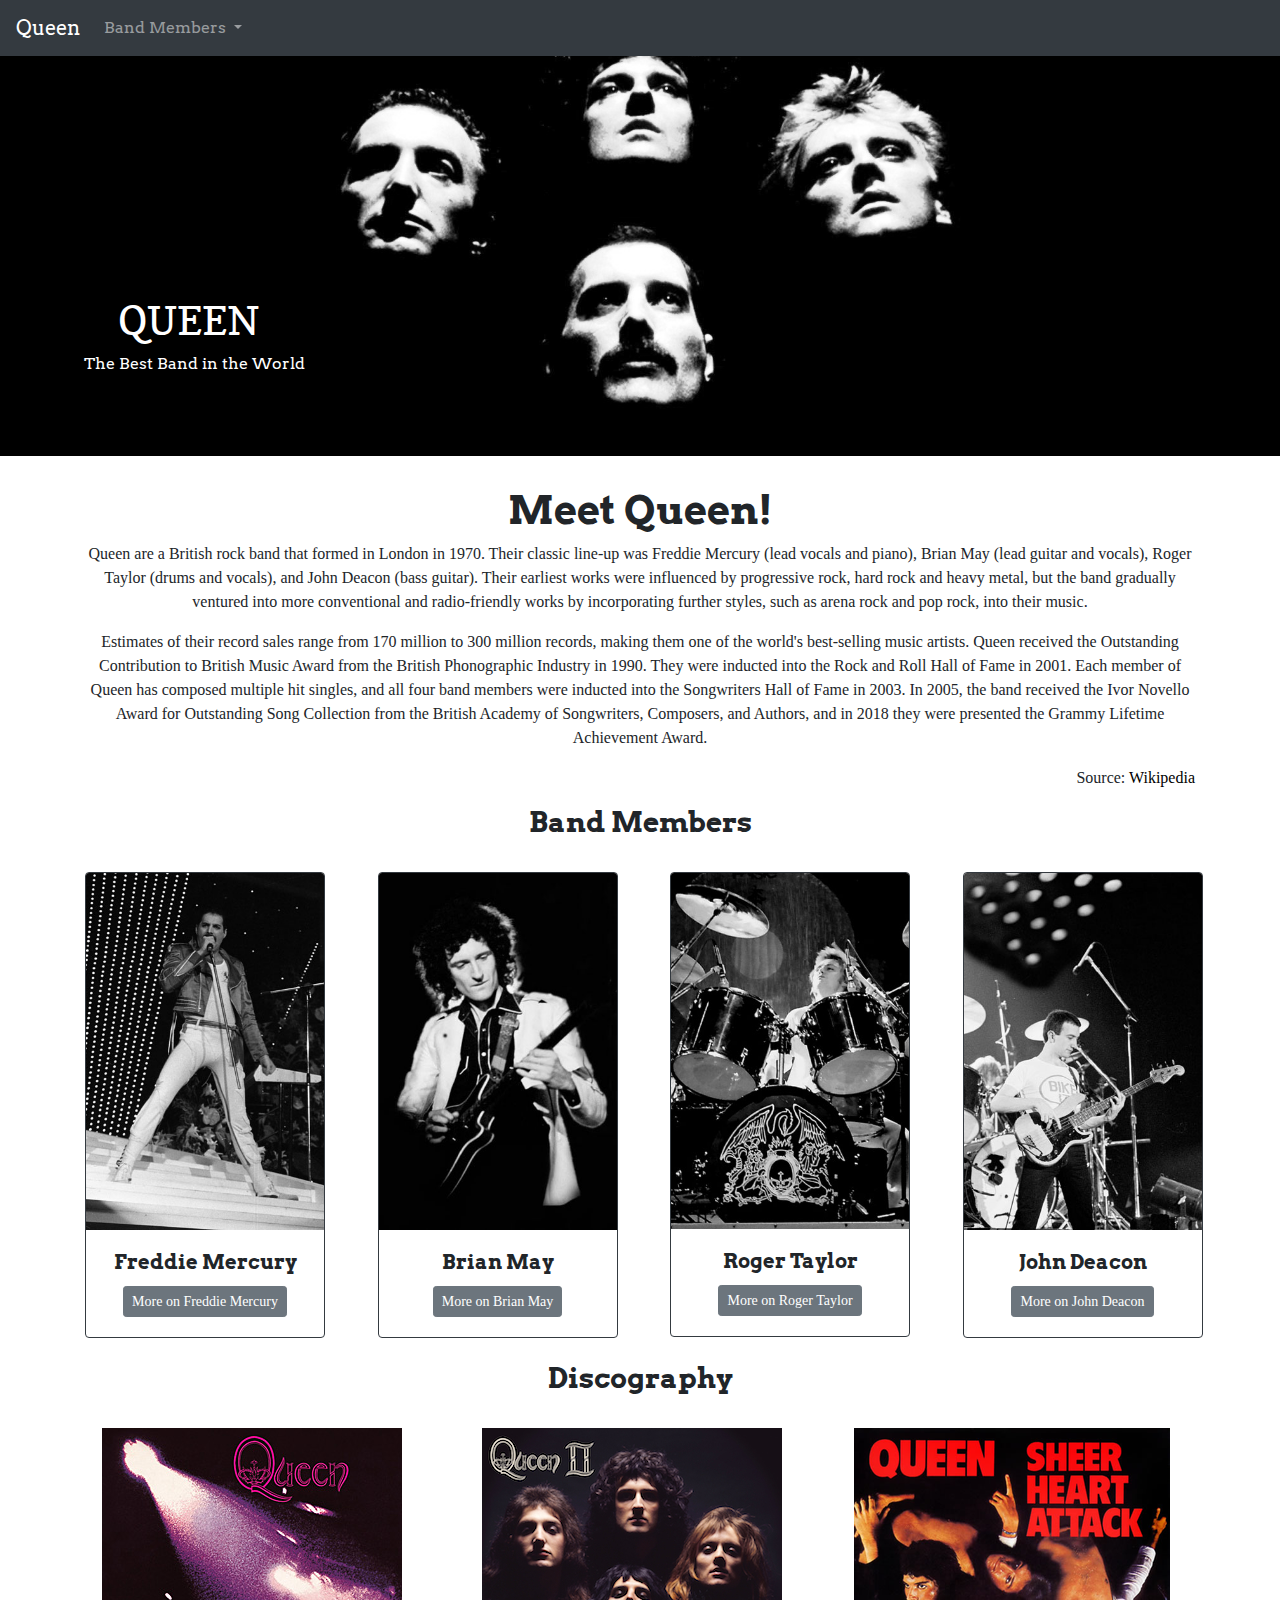
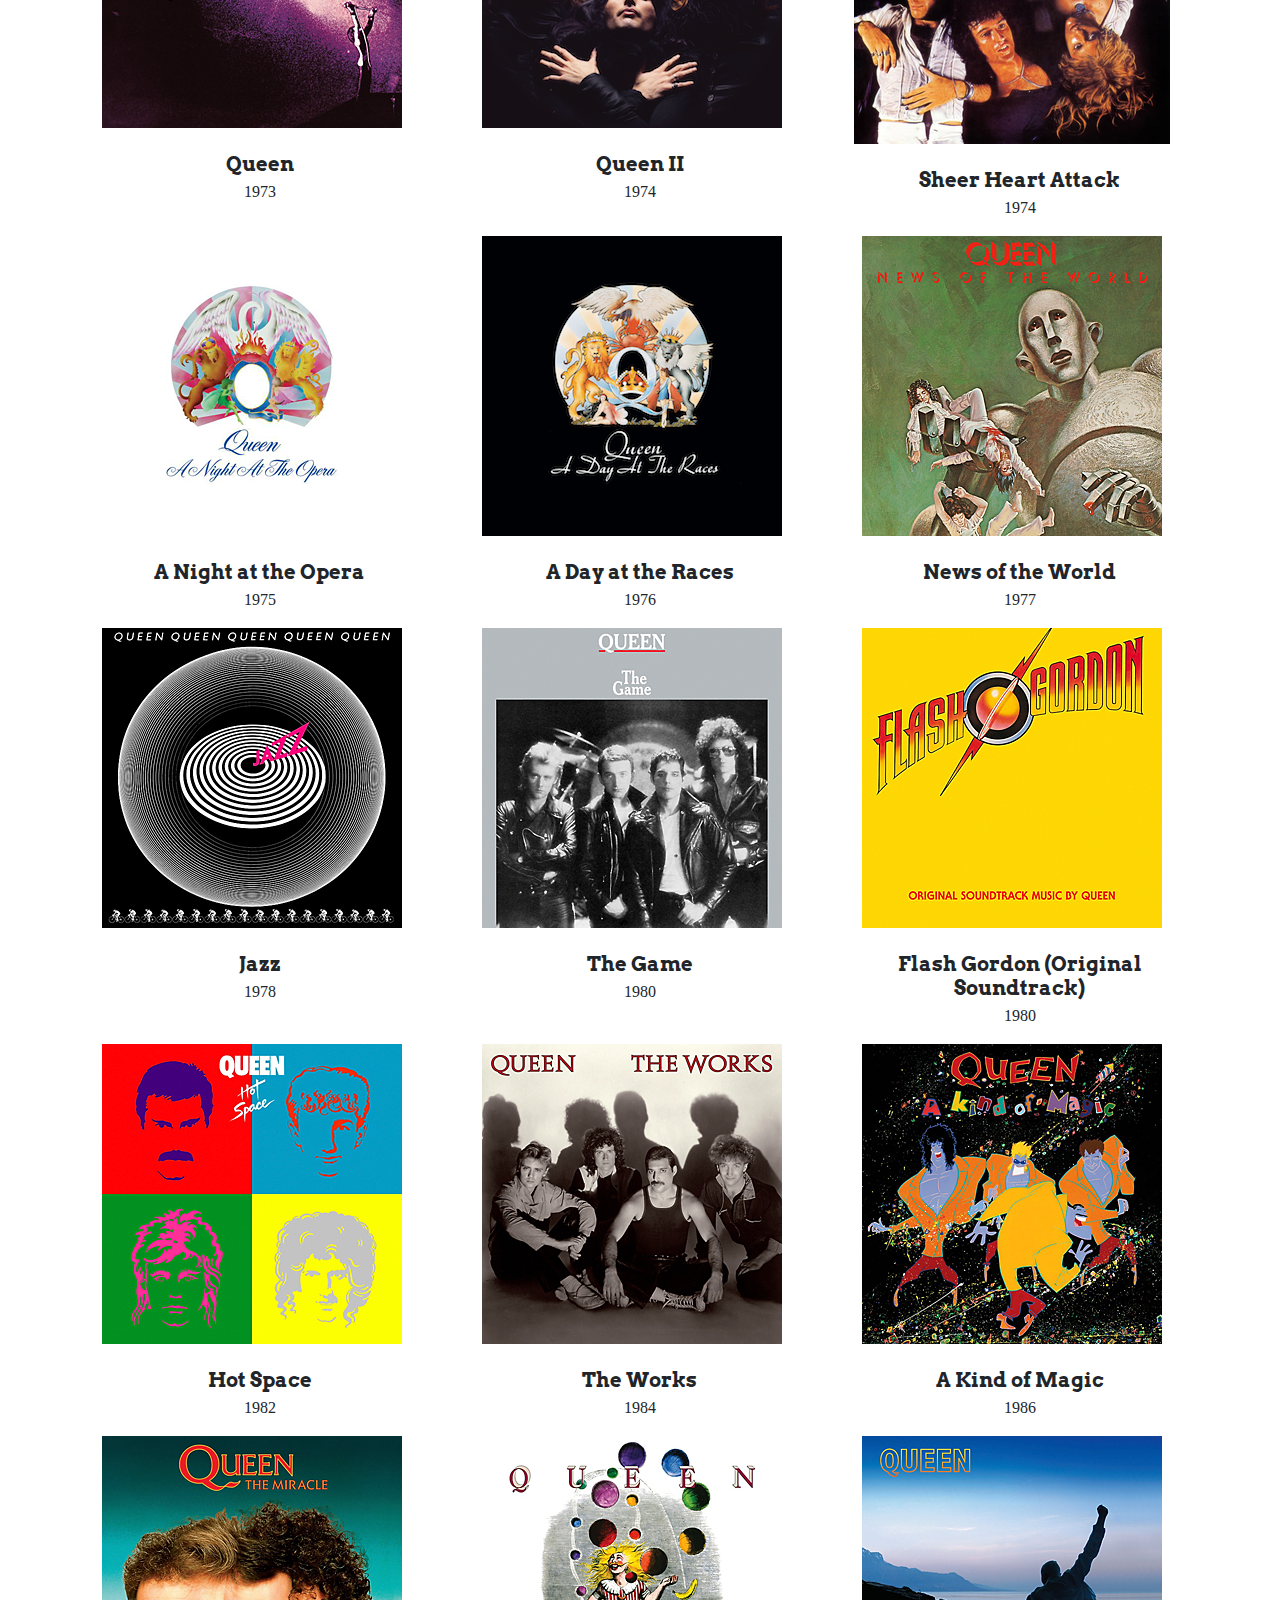
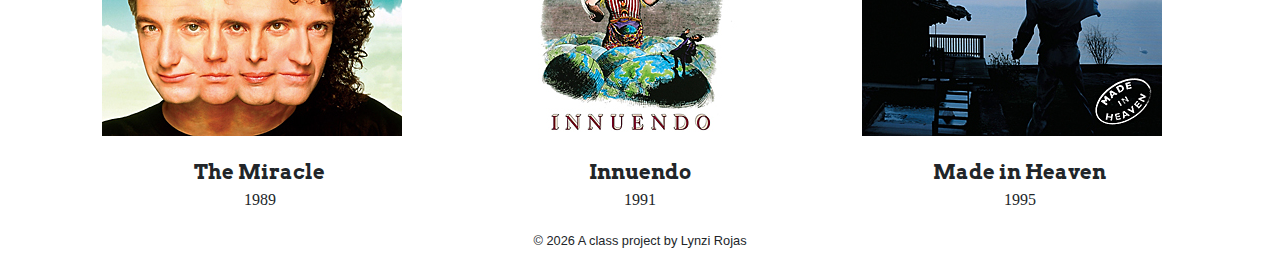
<file: docs/index.html>
<!doctype html>
<html lang="en">
<!-- A Intro to Coding for Journalists class project -->
<head>
  <title>Queen | Welcome</title>
  <meta name="description" content="Default description">
  <meta charset="utf-8">
  <meta http-equiv="X-UA-Compatible" content="IE=edge" />
  <meta name="viewport" content="width=device-width, initial-scale=1, maximum-scale=1">
  <link rel="stylesheet" href="css/main.css">
  <link href="https://fonts.googleapis.com/css?family=Arvo" rel="stylesheet">
  <link href="https://fonts.googleapis.com/css?family=Copse" rel="stylesheet">
</head>
<body>
  <nav class="navbar navbar-expand-lg navbar-dark bg-dark">
  <a class="navbar-brand" href="index.html">Queen</a>
  <button class="navbar-toggler" type="button" data-toggle="collapse" data-target="#navbarNavDropdown" aria-controls="navbarNavDropdown" aria-expanded="false" aria-label="Toggle navigation">
    <span class="navbar-toggler-icon"></span>
  </button>
  <div class="collapse navbar-collapse" id="navbarNavDropdown">
    <ul class="navbar-nav">
      <li class="nav-item dropdown">
        <a class="nav-link dropdown-toggle" href="#" id="navbarDropdownMenuLink" role="button" data-toggle="dropdown" aria-haspopup="true" aria-expanded="false">
          Band Members
        </a>
        <div class="dropdown-menu" aria-labelledby="navbarDropdownMenuLink">
          <a class="dropdown-item" href="freddie-mercury.html">Freddie Mercury</a>
          <a class="dropdown-item" href="brian-may.html">Brian May</a>
          <a class="dropdown-item" href="roger-taylor.html">Roger Taylor</a>
          <a class="dropdown-item" href="john-deacon.html">John Deacon</a>
        </div>
      </li>
    </ul>
  </div>
</nav>


  <div class="jumbotron jumbotron-fluid banner">
  <h1>QUEEN</h1>
  <p>The Best Band in the World</p> 
</div>

  

<div class="container text-center">
  <div class="row">
    <div class="col">
      <h1 class="title">Meet Queen!</h1>
    </div>
  </div>

  <div class="row">
    <div class="col">
      <p>
      Queen are a British rock band that formed in London in 1970. Their classic line-up was Freddie Mercury (lead vocals and piano), Brian May (lead guitar and vocals), Roger Taylor (drums and vocals), and John Deacon (bass guitar). Their earliest works were influenced by progressive rock, hard rock and heavy metal, but the band gradually ventured into more conventional and radio-friendly works by incorporating further styles, such as arena rock and pop rock, into their music.
      </p>
      <p>Estimates of their record sales range from 170 million to 300 million records, making them one of the world's best-selling music artists. Queen received the Outstanding Contribution to British Music Award from the British Phonographic Industry in 1990. They were inducted into the Rock and Roll Hall of Fame in 2001. Each member of Queen has composed multiple hit singles, and all four band members were inducted into the Songwriters Hall of Fame in 2003. In 2005, the band received the Ivor Novello Award for Outstanding Song Collection from the British Academy of Songwriters, Composers, and Authors, and in 2018 they were presented the Grammy Lifetime Achievement Award.
      </p>
      <p class="source text-right">
      Source: <a href="https://en.wikipedia.org/wiki/Queen_(band)">Wikipedia</a>
      </p>
    </div>
  </div>

  <h3 class="title text-center">Band Members</h3>
  <br>
    <div class="card-deck">
      <div class="row">
        
        <div class="col-sm-6 col-lg-3">
        <div class="card border-dark mb-4" style="width: 15rem;">
          <img class="card-img-top" src="assets/img/members/freddie-mercury-bw.jpg" alt="Freddie Mercury">
        <div class="card-body text-center">
        <h5 class="card-title">Freddie Mercury</h5>
          <a href="freddie-mercury.html" class="btn btn-secondary btn-sm">More on Freddie Mercury</a>
        </div>
        </div>
        </div>
          
        <div class="col-sm-6 col-lg-3">
        <div class="card border-dark mb-4" style="width: 15rem;">
          <img class="card-img-top" src="assets/img/members/brian-may-bw.jpg" alt="Brian May">
        <div class="card-body text-center">
        <h5 class="card-title">Brian May</h5>
          <a href="brian-may.html" class="btn btn-secondary btn-sm">More on Brian May</a>
        </div>
        </div>
        </div>
          
        <div class="col-sm-6 col-lg-3">
        <div class="card border-dark mb-4" style="width: 15rem;">
          <img class="card-img-top" src="assets/img/members/roger-taylor-bw.jpg" alt="Roger Taylor">
        <div class="card-body text-center">
        <h5 class="card-title">Roger Taylor</h5>
          <a href="roger-taylor.html" class="btn btn-secondary btn-sm">More on Roger Taylor</a>
        </div>
        </div>
        </div>
          
        <div class="col-sm-6 col-lg-3">
        <div class="card border-dark mb-4" style="width: 15rem;">
          <img class="card-img-top" src="assets/img/members/john-deacon-bw.jpg" alt="John Deacon">
        <div class="card-body text-center">
        <h5 class="card-title">John Deacon</h5>
          <a href="john-deacon.html" class="btn btn-secondary btn-sm">More on John Deacon</a>
        </div>
        </div>
        </div>
          
      </div>
    </div>
 
  <h3 class="title text-center">Discography</h3>
  <br>
    <div class="list-unstyled d-lg-inline" style="width: 15rem;">
      <div class="row">
      
        <div class="col-sm-12 col-lg-4">
        <li class="media border-dark mb-4 d-inline d-lg-inline text-center">
          <img class="mr-3" src="assets/img/discs/Queen_Queen.png" alt="Queen">
        <div class="media-body">
        <br>
          <h5 class="mt-0 mb-1">Queen</h5>
            <p>1973</p>
        </div>
        </div>
        </li>
      
        <div class="col-sm-12 col-lg-4">
        <li class="media border-dark mb-4 d-inline d-lg-inline text-center">
          <img class="mr-3" src="assets/img/discs/Queen_Queen_II.jpg" alt="Queen II">
        <div class="media-body">
        <br>
          <h5 class="mt-0 mb-1">Queen II</h5>
            <p>1974</p>
        </div>
        </div>
        </li>
      
        <div class="col-sm-12 col-lg-4">
        <li class="media border-dark mb-4 d-inline d-lg-inline text-center">
          <img class="mr-3" src="assets/img/discs/Queen_Sheer_Heart_Attack.png" alt="Sheer Heart Attack">
        <div class="media-body">
        <br>
          <h5 class="mt-0 mb-1">Sheer Heart Attack</h5>
            <p>1974</p>
        </div>
        </div>
        </li>
      
        <div class="col-sm-12 col-lg-4">
        <li class="media border-dark mb-4 d-inline d-lg-inline text-center">
          <img class="mr-3" src="assets/img/discs/Queen_A_Night_At_The_Opera.png" alt="A Night at the Opera">
        <div class="media-body">
        <br>
          <h5 class="mt-0 mb-1">A Night at the Opera</h5>
            <p>1975</p>
        </div>
        </div>
        </li>
      
        <div class="col-sm-12 col-lg-4">
        <li class="media border-dark mb-4 d-inline d-lg-inline text-center">
          <img class="mr-3" src="assets/img/discs/Queen_A_Day_at_the_Races.jpg" alt="A Day at the Races">
        <div class="media-body">
        <br>
          <h5 class="mt-0 mb-1">A Day at the Races</h5>
            <p>1976</p>
        </div>
        </div>
        </li>
      
        <div class="col-sm-12 col-lg-4">
        <li class="media border-dark mb-4 d-inline d-lg-inline text-center">
          <img class="mr-3" src="assets/img/discs/Queen_News_Of_The_World.png" alt="News of the World">
        <div class="media-body">
        <br>
          <h5 class="mt-0 mb-1">News of the World</h5>
            <p>1977</p>
        </div>
        </div>
        </li>
      
        <div class="col-sm-12 col-lg-4">
        <li class="media border-dark mb-4 d-inline d-lg-inline text-center">
          <img class="mr-3" src="assets/img/discs/Queen_Jazz.png" alt="Jazz">
        <div class="media-body">
        <br>
          <h5 class="mt-0 mb-1">Jazz</h5>
            <p>1978</p>
        </div>
        </div>
        </li>
      
        <div class="col-sm-12 col-lg-4">
        <li class="media border-dark mb-4 d-inline d-lg-inline text-center">
          <img class="mr-3" src="assets/img/discs/Queen_The_Game.png" alt="The Game">
        <div class="media-body">
        <br>
          <h5 class="mt-0 mb-1">The Game</h5>
            <p>1980</p>
        </div>
        </div>
        </li>
      
        <div class="col-sm-12 col-lg-4">
        <li class="media border-dark mb-4 d-inline d-lg-inline text-center">
          <img class="mr-3" src="assets/img/discs/Queen_Flash_Gordon.png" alt="Flash Gordon (Original Soundtrack)">
        <div class="media-body">
        <br>
          <h5 class="mt-0 mb-1">Flash Gordon (Original Soundtrack)</h5>
            <p>1980</p>
        </div>
        </div>
        </li>
      
        <div class="col-sm-12 col-lg-4">
        <li class="media border-dark mb-4 d-inline d-lg-inline text-center">
          <img class="mr-3" src="assets/img/discs/Queen_Hot_Space.png" alt="Hot Space">
        <div class="media-body">
        <br>
          <h5 class="mt-0 mb-1">Hot Space</h5>
            <p>1982</p>
        </div>
        </div>
        </li>
      
        <div class="col-sm-12 col-lg-4">
        <li class="media border-dark mb-4 d-inline d-lg-inline text-center">
          <img class="mr-3" src="assets/img/discs/Queen_The_Works.png" alt="The Works">
        <div class="media-body">
        <br>
          <h5 class="mt-0 mb-1">The Works</h5>
            <p>1984</p>
        </div>
        </div>
        </li>
      
        <div class="col-sm-12 col-lg-4">
        <li class="media border-dark mb-4 d-inline d-lg-inline text-center">
          <img class="mr-3" src="assets/img/discs/Queen_A_Kind_Of_Magic.png" alt="A Kind of Magic">
        <div class="media-body">
        <br>
          <h5 class="mt-0 mb-1">A Kind of Magic</h5>
            <p>1986</p>
        </div>
        </div>
        </li>
      
        <div class="col-sm-12 col-lg-4">
        <li class="media border-dark mb-4 d-inline d-lg-inline text-center">
          <img class="mr-3" src="assets/img/discs/Queen_The_Miracle.png" alt="The Miracle">
        <div class="media-body">
        <br>
          <h5 class="mt-0 mb-1">The Miracle</h5>
            <p>1989</p>
        </div>
        </div>
        </li>
      
        <div class="col-sm-12 col-lg-4">
        <li class="media border-dark mb-4 d-inline d-lg-inline text-center">
          <img class="mr-3" src="assets/img/discs/Queen_Innuendo.png" alt="Innuendo">
        <div class="media-body">
        <br>
          <h5 class="mt-0 mb-1">Innuendo</h5>
            <p>1991</p>
        </div>
        </div>
        </li>
      
        <div class="col-sm-12 col-lg-4">
        <li class="media border-dark mb-4 d-inline d-lg-inline text-center">
          <img class="mr-3" src="assets/img/discs/Queen_Made_in_Heaven.jpg" alt="Made in Heaven">
        <div class="media-body">
        <br>
          <h5 class="mt-0 mb-1">Made in Heaven</h5>
            <p>1995</p>
        </div>
        </div>
        </li>
      
      </div>
    </div>
</div>



  <p id="legal" class="center-block text-center">
  <small>&copy; <span class="copyright-year"></span>
  A class project by Lynzi Rojas
</p>


  <script src="js/jquery.js"></script>
  <script src="js/popper.js"></script>
  <script src="js/bootstrap.js"></script>
  <script src="js/scripts.js"></script>
</body>
</html>
</file>
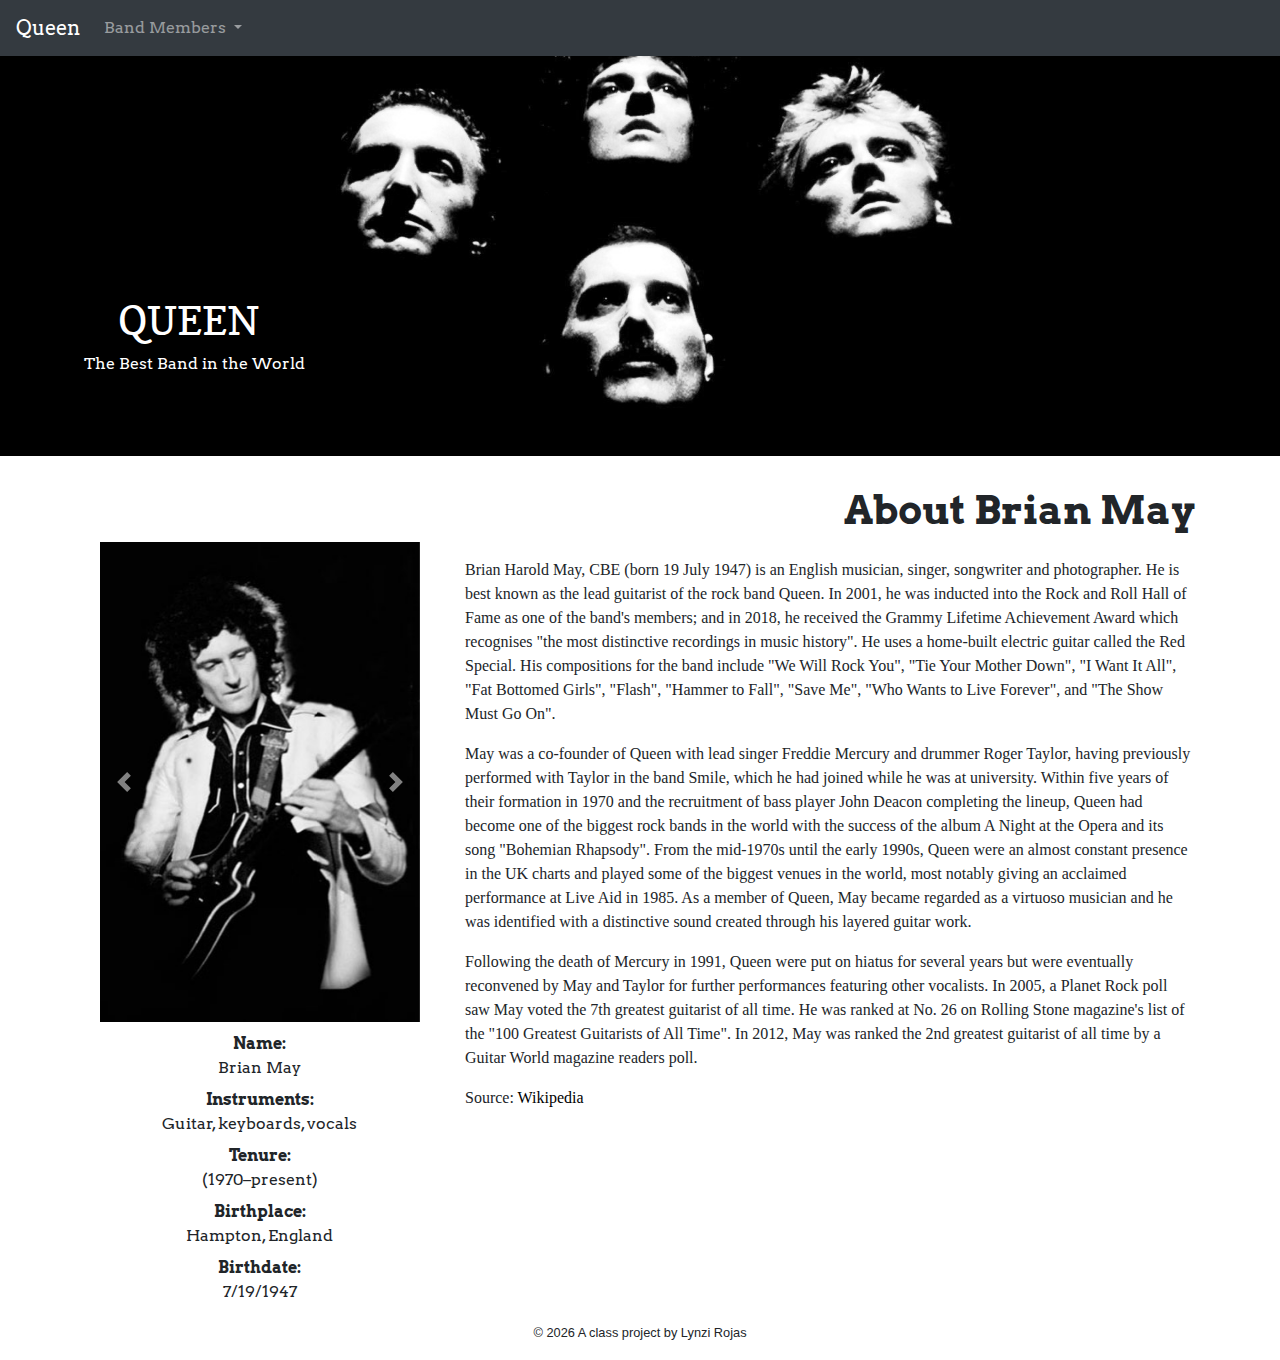
<file: docs/brian-may.html>
<!doctype html>
<html lang="en">
<!-- A Intro to Coding for Journalists class project -->
<head>
  <title>Queen | Brian May</title>
  <meta name="description" content="Default description">
  <meta charset="utf-8">
  <meta http-equiv="X-UA-Compatible" content="IE=edge" />
  <meta name="viewport" content="width=device-width, initial-scale=1, maximum-scale=1">
  <link rel="stylesheet" href="css/main.css">
  <link href="https://fonts.googleapis.com/css?family=Arvo" rel="stylesheet">
  <link href="https://fonts.googleapis.com/css?family=Copse" rel="stylesheet">
</head>
<body>
  <nav class="navbar navbar-expand-lg navbar-dark bg-dark">
  <a class="navbar-brand" href="index.html">Queen</a>
  <button class="navbar-toggler" type="button" data-toggle="collapse" data-target="#navbarNavDropdown" aria-controls="navbarNavDropdown" aria-expanded="false" aria-label="Toggle navigation">
    <span class="navbar-toggler-icon"></span>
  </button>
  <div class="collapse navbar-collapse" id="navbarNavDropdown">
    <ul class="navbar-nav">
      <li class="nav-item dropdown">
        <a class="nav-link dropdown-toggle" href="#" id="navbarDropdownMenuLink" role="button" data-toggle="dropdown" aria-haspopup="true" aria-expanded="false">
          Band Members
        </a>
        <div class="dropdown-menu" aria-labelledby="navbarDropdownMenuLink">
          <a class="dropdown-item" href="freddie-mercury.html">Freddie Mercury</a>
          <a class="dropdown-item" href="brian-may.html">Brian May</a>
          <a class="dropdown-item" href="roger-taylor.html">Roger Taylor</a>
          <a class="dropdown-item" href="john-deacon.html">John Deacon</a>
        </div>
      </li>
    </ul>
  </div>
</nav>


  <div class="jumbotron jumbotron-fluid banner">
  <h1>QUEEN</h1>
  <p>The Best Band in the World</p> 
</div>

  
<article class="container">
  <h1 class="detail-title">About Brian May</h1>
  <div class="row">
    <div class="col-sm-4 biodata">
      <div class="container">
        <div id="carousel" class="carousel slide" data-ride="carousel">
          <div class="carousel-inner">
            <div class="carousel-item active">
              <img class="d-block w-100" src="assets/img/members/brian-may-bw.jpg" alt="First slide">
            </div>
            <div class="carousel-item">
              <img class="d-block w-100" src="assets/img/members/brian-may-color.jpg" alt="Second slide">
            </div>
          </div>
          <a class="carousel-control-prev" href="#carousel" role="button" data-slide="prev">
            <span class="carousel-control-prev-icon" aria-hidden="true"></span>
            <span class="sr-only">Previous</span>
          </a>
          <a class="carousel-control-next" href="#carousel" role="button" data-slide="next">
            <span class="carousel-control-next-icon" aria-hidden="true"></span>
            <span class="sr-only">Next</span>
          </a>
        </div>
      </div>
      <dl>
        <dt>Name:</dt>
        <dd>Brian May</dd>
        <dt>Instruments:</dt>
        <dd>Guitar, keyboards, vocals</dd>
        <dt>Tenure:</dt>
        <dd>(1970–present)</dd>
        <dt>Birthplace:</dt>
        <dd>Hampton, England</dd>
        <dt>Birthdate:</dt>
        <dd>7/19/1947</dd>
      </dl>
    </div>
    <div class="col-sm-8 member-story">
      <p><p>Brian Harold May, CBE (born 19 July 1947) is an English musician, singer, songwriter and photographer. He is best known as the lead guitarist of the rock band Queen. In 2001, he was inducted into the Rock and Roll Hall of Fame as one of the band's members; and in 2018, he received the Grammy Lifetime Achievement Award which recognises "the most distinctive recordings in music history". He uses a home-built electric guitar called the Red Special. His compositions for the band include "We Will Rock You", "Tie Your Mother Down", "I Want It All", "Fat Bottomed Girls", "Flash", "Hammer to Fall", "Save Me", "Who Wants to Live Forever", and "The Show Must Go On".</p>
<p>May was a co-founder of Queen with lead singer Freddie Mercury and drummer Roger Taylor, having previously performed with Taylor in the band Smile, which he had joined while he was at university. Within five years of their formation in 1970 and the recruitment of bass player John Deacon completing the lineup, Queen had become one of the biggest rock bands in the world with the success of the album A Night at the Opera and its song "Bohemian Rhapsody". From the mid-1970s until the early 1990s, Queen were an almost constant presence in the UK charts and played some of the biggest venues in the world, most notably giving an acclaimed performance at Live Aid in 1985. As a member of Queen, May became regarded as a virtuoso musician and he was identified with a distinctive sound created through his layered guitar work.</p>
<p>Following the death of Mercury in 1991, Queen were put on hiatus for several years but were eventually reconvened by May and Taylor for further performances featuring other vocalists. In 2005, a Planet Rock poll saw May voted the 7th greatest guitarist of all time. He was ranked at No. 26 on Rolling Stone magazine's list of the "100 Greatest Guitarists of All Time". In 2012, May was ranked the 2nd greatest guitarist of all time by a Guitar World magazine readers poll.</p>
<p> Source: <a href="https://en.wikipedia.org/wiki/Brian_May">Wikipedia</a></p></p>
    </div>
  </div>
</article>


  <p id="legal" class="center-block text-center">
  <small>&copy; <span class="copyright-year"></span>
  A class project by Lynzi Rojas
</p>


  <script src="js/jquery.js"></script>
  <script src="js/popper.js"></script>
  <script src="js/bootstrap.js"></script>
  <script src="js/scripts.js"></script>
</body>
</html>
</file>
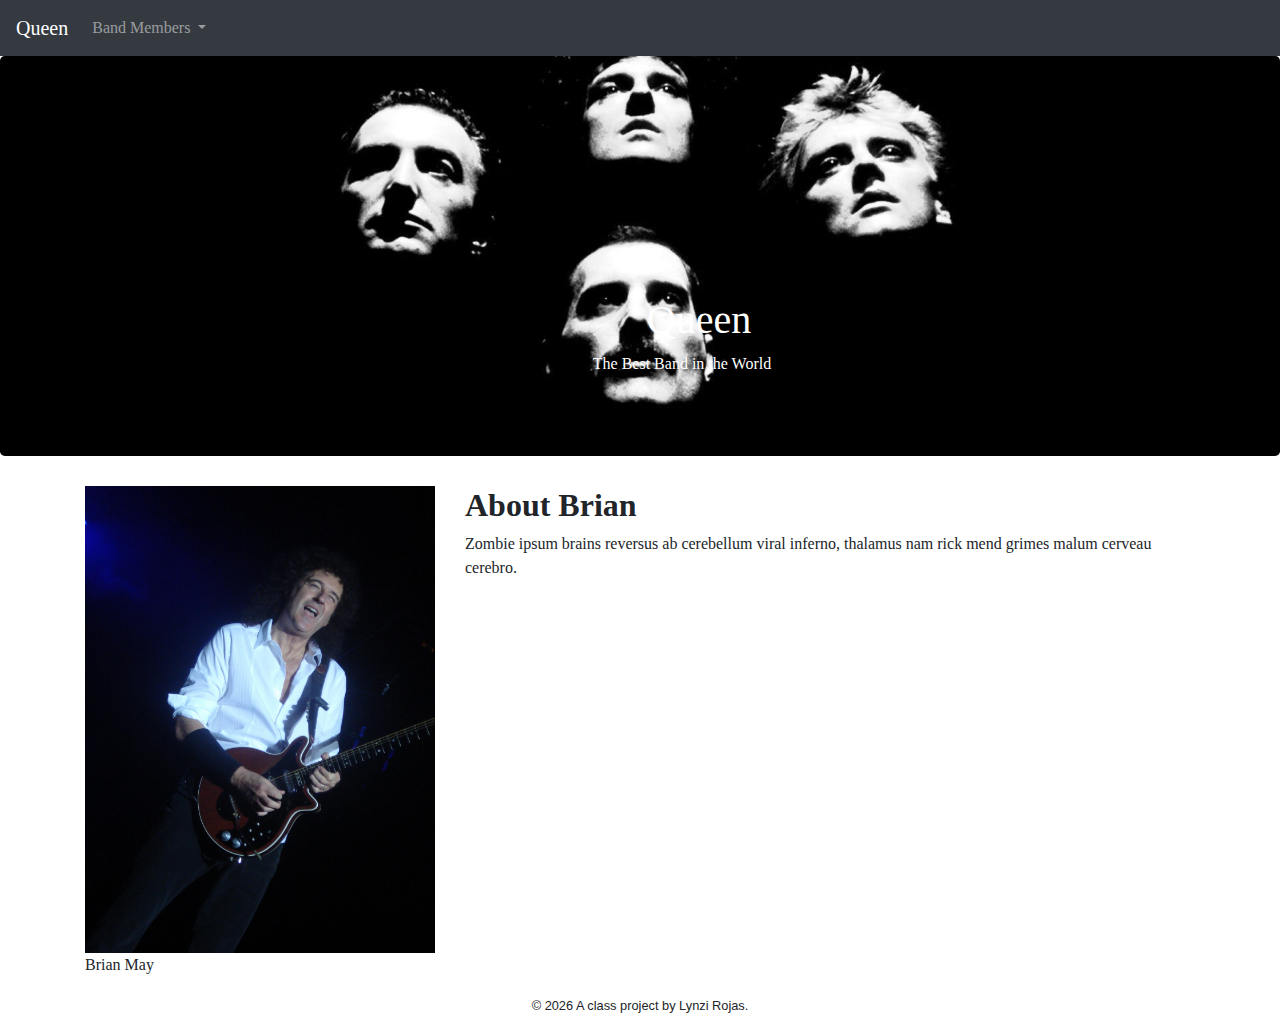
<file: docs/brian.html>
<!doctype html>
<html lang="en">
<!-- A Intro to Coding for Journalists class project -->
<head>
  <title>Queen | Brian May</title>
  <meta name="description" content="Default description">
  <meta charset="utf-8">
  <meta http-equiv="X-UA-Compatible" content="IE=edge" />
  <meta name="viewport" content="width=device-width, initial-scale=1, maximum-scale=1">
  <link rel="stylesheet" href="css/main.css">
</head>
<body>
  <nav class="navbar navbar-expand-lg navbar-dark bg-dark">
  <a class="navbar-brand" href="index.html">Queen</a>
  <button class="navbar-toggler" type="button" data-toggle="collapse" data-target="#navbarNavDropdown" aria-controls="navbarNavDropdown" aria-expanded="false" aria-label="Toggle navigation">
    <span class="navbar-toggler-icon"></span>
  </button>
  <div class="collapse navbar-collapse" id="navbarNavDropdown">
    <ul class="navbar-nav">
      <li class="nav-item dropdown">
        <a class="nav-link dropdown-toggle" href="#" id="navbarDropdownMenuLink" role="button" data-toggle="dropdown" aria-haspopup="true" aria-expanded="false">
          Band Members
        </a>
        <div class="dropdown-menu" aria-labelledby="navbarDropdownMenuLink">
          <a class="dropdown-item" href="freddie.html">Freddie Mercury</a>
          <a class="dropdown-item" href="brian.html">Brian May</a>
          <a class="dropdown-item" href="roger.html">Roger Taylor</a>
          <a class="dropdown-item" href="john.html">John Deacon</a>
        </div>
      </li>
    </ul>
  </div>
</nav>


  <div class="jumbotron banner text-center">
  <h1>Queen</h1>
  <p>The Best Band in the World</p> 
</div>

  
<article class="container">
  <div class="row">
    <div class="col-sm-4 left-rail">
      
  <img src="assets/img/members/brian-may-color.jpg" alt="band member" class="img-fluid">
  <p>Brian May</p>

    </div>
    <div class="col-sm-8">
      
  <h2>About Brian</h2>
  <p>Zombie ipsum brains reversus ab cerebellum viral inferno, thalamus nam rick mend grimes malum cerveau cerebro.</p>


    </div>
  </div>
</article>


  <p id="legal" class="center-block text-center">
  <small>&copy; <span class="copyright-year"></span>
  A class project by Lynzi Rojas.
</p>


  <script src="js/jquery.js"></script>
  <script src="js/popper.js"></script>
  <script src="js/bootstrap.js"></script>
  <script src="js/scripts.js"></script>
</body>
</html>
</file>
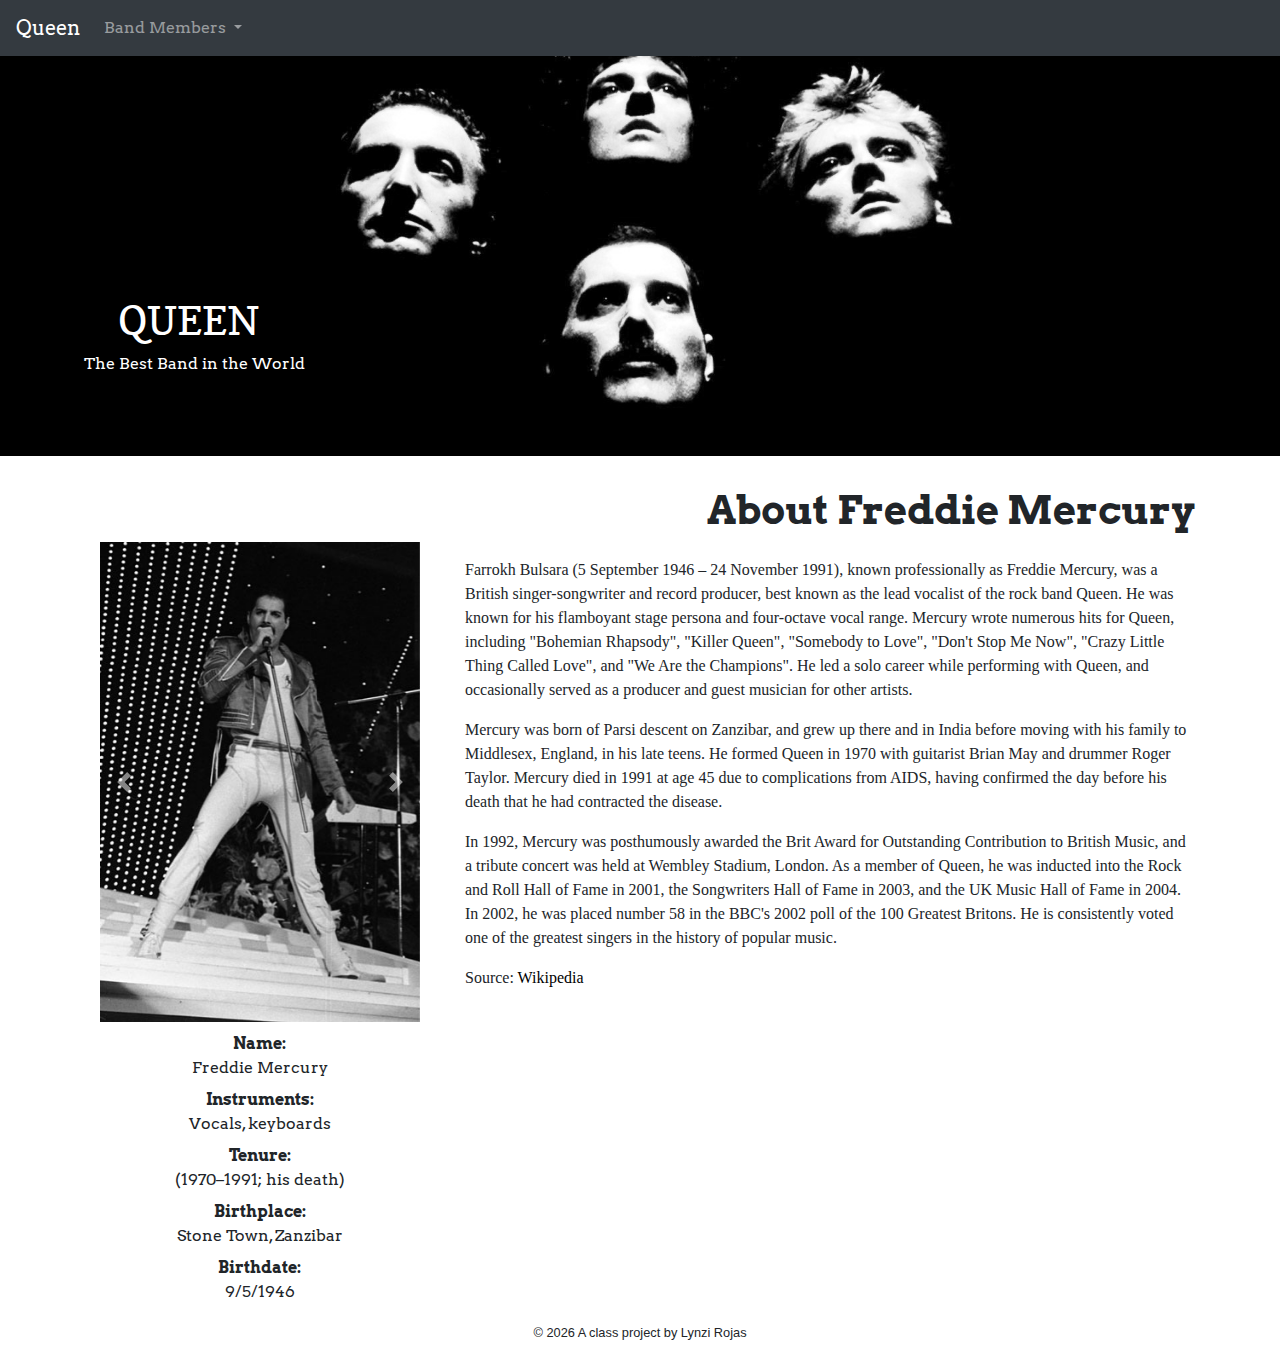
<file: docs/freddie-mercury.html>
<!doctype html>
<html lang="en">
<!-- A Intro to Coding for Journalists class project -->
<head>
  <title>Queen | Freddie Mercury</title>
  <meta name="description" content="Default description">
  <meta charset="utf-8">
  <meta http-equiv="X-UA-Compatible" content="IE=edge" />
  <meta name="viewport" content="width=device-width, initial-scale=1, maximum-scale=1">
  <link rel="stylesheet" href="css/main.css">
  <link href="https://fonts.googleapis.com/css?family=Arvo" rel="stylesheet">
  <link href="https://fonts.googleapis.com/css?family=Copse" rel="stylesheet">
</head>
<body>
  <nav class="navbar navbar-expand-lg navbar-dark bg-dark">
  <a class="navbar-brand" href="index.html">Queen</a>
  <button class="navbar-toggler" type="button" data-toggle="collapse" data-target="#navbarNavDropdown" aria-controls="navbarNavDropdown" aria-expanded="false" aria-label="Toggle navigation">
    <span class="navbar-toggler-icon"></span>
  </button>
  <div class="collapse navbar-collapse" id="navbarNavDropdown">
    <ul class="navbar-nav">
      <li class="nav-item dropdown">
        <a class="nav-link dropdown-toggle" href="#" id="navbarDropdownMenuLink" role="button" data-toggle="dropdown" aria-haspopup="true" aria-expanded="false">
          Band Members
        </a>
        <div class="dropdown-menu" aria-labelledby="navbarDropdownMenuLink">
          <a class="dropdown-item" href="freddie-mercury.html">Freddie Mercury</a>
          <a class="dropdown-item" href="brian-may.html">Brian May</a>
          <a class="dropdown-item" href="roger-taylor.html">Roger Taylor</a>
          <a class="dropdown-item" href="john-deacon.html">John Deacon</a>
        </div>
      </li>
    </ul>
  </div>
</nav>


  <div class="jumbotron jumbotron-fluid banner">
  <h1>QUEEN</h1>
  <p>The Best Band in the World</p> 
</div>

  
<article class="container">
  <h1 class="detail-title">About Freddie Mercury</h1>
  <div class="row">
    <div class="col-sm-4 biodata">
      <div class="container">
        <div id="carousel" class="carousel slide" data-ride="carousel">
          <div class="carousel-inner">
            <div class="carousel-item active">
              <img class="d-block w-100" src="assets/img/members/freddie-mercury-bw.jpg" alt="First slide">
            </div>
            <div class="carousel-item">
              <img class="d-block w-100" src="assets/img/members/freddie-mercury-color.jpg" alt="Second slide">
            </div>
          </div>
          <a class="carousel-control-prev" href="#carousel" role="button" data-slide="prev">
            <span class="carousel-control-prev-icon" aria-hidden="true"></span>
            <span class="sr-only">Previous</span>
          </a>
          <a class="carousel-control-next" href="#carousel" role="button" data-slide="next">
            <span class="carousel-control-next-icon" aria-hidden="true"></span>
            <span class="sr-only">Next</span>
          </a>
        </div>
      </div>
      <dl>
        <dt>Name:</dt>
        <dd>Freddie Mercury</dd>
        <dt>Instruments:</dt>
        <dd>Vocals, keyboards</dd>
        <dt>Tenure:</dt>
        <dd>(1970–1991; his death)</dd>
        <dt>Birthplace:</dt>
        <dd>Stone Town, Zanzibar</dd>
        <dt>Birthdate:</dt>
        <dd>9/5/1946</dd>
      </dl>
    </div>
    <div class="col-sm-8 member-story">
      <p><p>Farrokh Bulsara (5 September 1946 – 24 November 1991), known professionally as Freddie Mercury, was a British singer-songwriter and record producer, best known as the lead vocalist of the rock band Queen. He was known for his flamboyant stage persona and four-octave vocal range. Mercury wrote numerous hits for Queen, including "Bohemian Rhapsody", "Killer Queen", "Somebody to Love", "Don't Stop Me Now", "Crazy Little Thing Called Love", and "We Are the Champions". He led a solo career while performing with Queen, and occasionally served as a producer and guest musician for other artists.</p>
<p>Mercury was born of Parsi descent on Zanzibar, and grew up there and in India before moving with his family to Middlesex, England, in his late teens. He formed Queen in 1970 with guitarist Brian May and drummer Roger Taylor. Mercury died in 1991 at age 45 due to complications from AIDS, having confirmed the day before his death that he had contracted the disease.</p>
<p>In 1992, Mercury was posthumously awarded the Brit Award for Outstanding Contribution to British Music, and a tribute concert was held at Wembley Stadium, London. As a member of Queen, he was inducted into the Rock and Roll Hall of Fame in 2001, the Songwriters Hall of Fame in 2003, and the UK Music Hall of Fame in 2004. In 2002, he was placed number 58 in the BBC's 2002 poll of the 100 Greatest Britons. He is consistently voted one of the greatest singers in the history of popular music.</p>
<p> Source: <a href="https://en.wikipedia.org/wiki/Freddie_Mercury">Wikipedia</a></p></p>
    </div>
  </div>
</article>


  <p id="legal" class="center-block text-center">
  <small>&copy; <span class="copyright-year"></span>
  A class project by Lynzi Rojas
</p>


  <script src="js/jquery.js"></script>
  <script src="js/popper.js"></script>
  <script src="js/bootstrap.js"></script>
  <script src="js/scripts.js"></script>
</body>
</html>
</file>
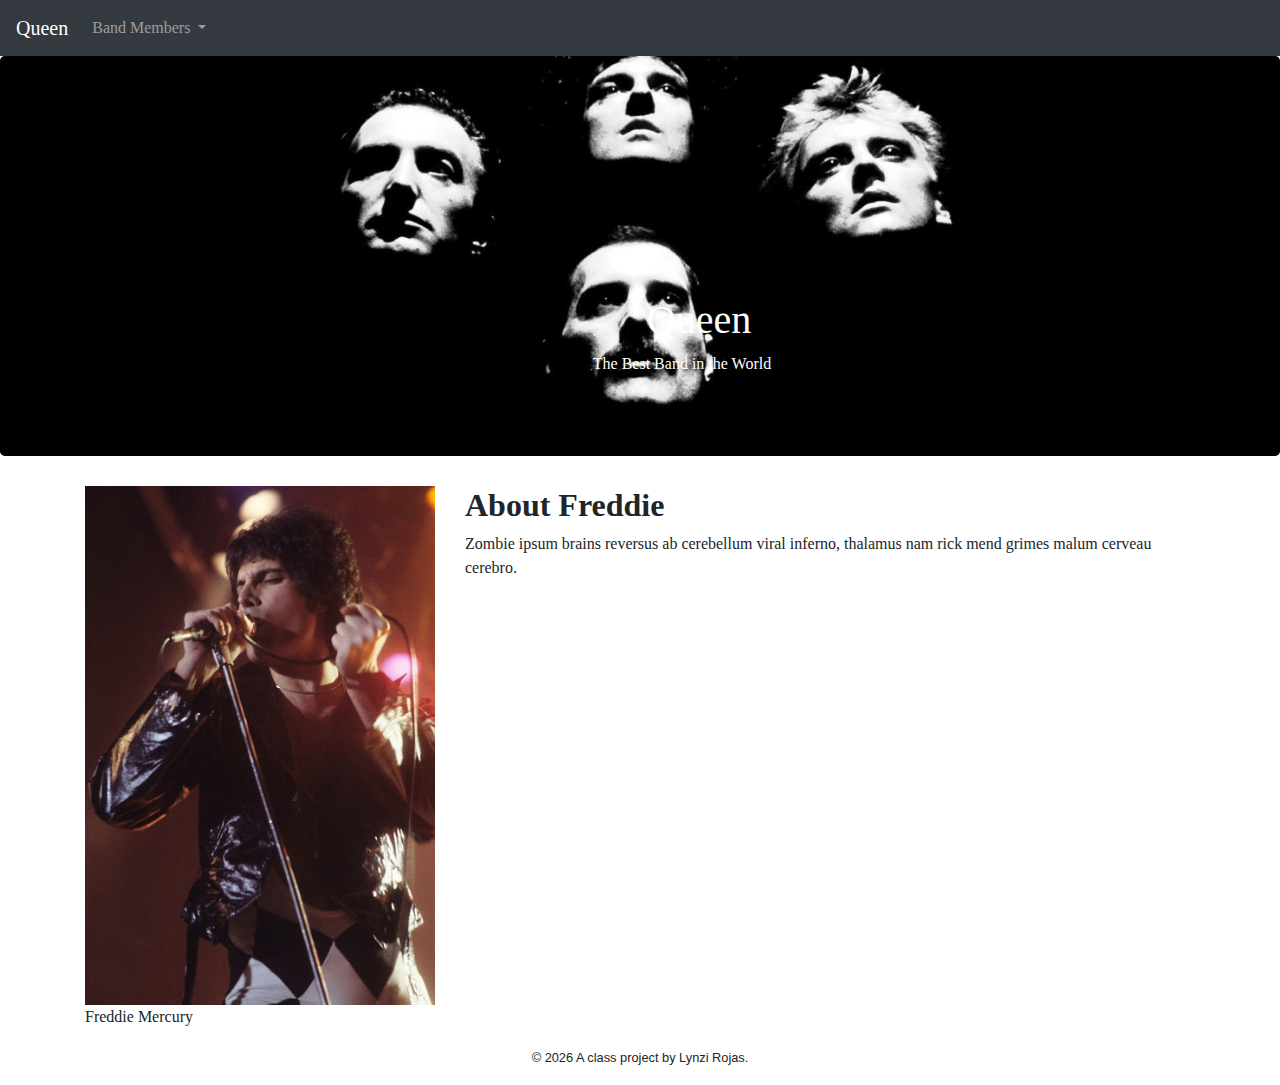
<file: docs/freddie.html>
<!doctype html>
<html lang="en">
<!-- A Intro to Coding for Journalists class project -->
<head>
  <title>Queen | Freddie Mercury</title>
  <meta name="description" content="Default description">
  <meta charset="utf-8">
  <meta http-equiv="X-UA-Compatible" content="IE=edge" />
  <meta name="viewport" content="width=device-width, initial-scale=1, maximum-scale=1">
  <link rel="stylesheet" href="css/main.css">
</head>
<body>
  <nav class="navbar navbar-expand-lg navbar-dark bg-dark">
  <a class="navbar-brand" href="index.html">Queen</a>
  <button class="navbar-toggler" type="button" data-toggle="collapse" data-target="#navbarNavDropdown" aria-controls="navbarNavDropdown" aria-expanded="false" aria-label="Toggle navigation">
    <span class="navbar-toggler-icon"></span>
  </button>
  <div class="collapse navbar-collapse" id="navbarNavDropdown">
    <ul class="navbar-nav">
      <li class="nav-item dropdown">
        <a class="nav-link dropdown-toggle" href="#" id="navbarDropdownMenuLink" role="button" data-toggle="dropdown" aria-haspopup="true" aria-expanded="false">
          Band Members
        </a>
        <div class="dropdown-menu" aria-labelledby="navbarDropdownMenuLink">
          <a class="dropdown-item" href="freddie.html">Freddie Mercury</a>
          <a class="dropdown-item" href="brian.html">Brian May</a>
          <a class="dropdown-item" href="roger.html">Roger Taylor</a>
          <a class="dropdown-item" href="john.html">John Deacon</a>
        </div>
      </li>
    </ul>
  </div>
</nav>


  <div class="jumbotron banner text-center">
  <h1>Queen</h1>
  <p>The Best Band in the World</p> 
</div>

  
<article class="container">
  <div class="row">
    <div class="col-sm-4 left-rail">
      
  <img src="assets/img/members/freddie-mercury-color.jpg" alt="band member" class="img-fluid">
  <p>Freddie Mercury</p>

    </div>
    <div class="col-sm-8">
      
  <h2>About Freddie</h2>
  <p>Zombie ipsum brains reversus ab cerebellum viral inferno, thalamus nam rick mend grimes malum cerveau cerebro.</p>


    </div>
  </div>
</article>


  <p id="legal" class="center-block text-center">
  <small>&copy; <span class="copyright-year"></span>
  A class project by Lynzi Rojas.
</p>


  <script src="js/jquery.js"></script>
  <script src="js/popper.js"></script>
  <script src="js/bootstrap.js"></script>
  <script src="js/scripts.js"></script>
</body>
</html>
</file>
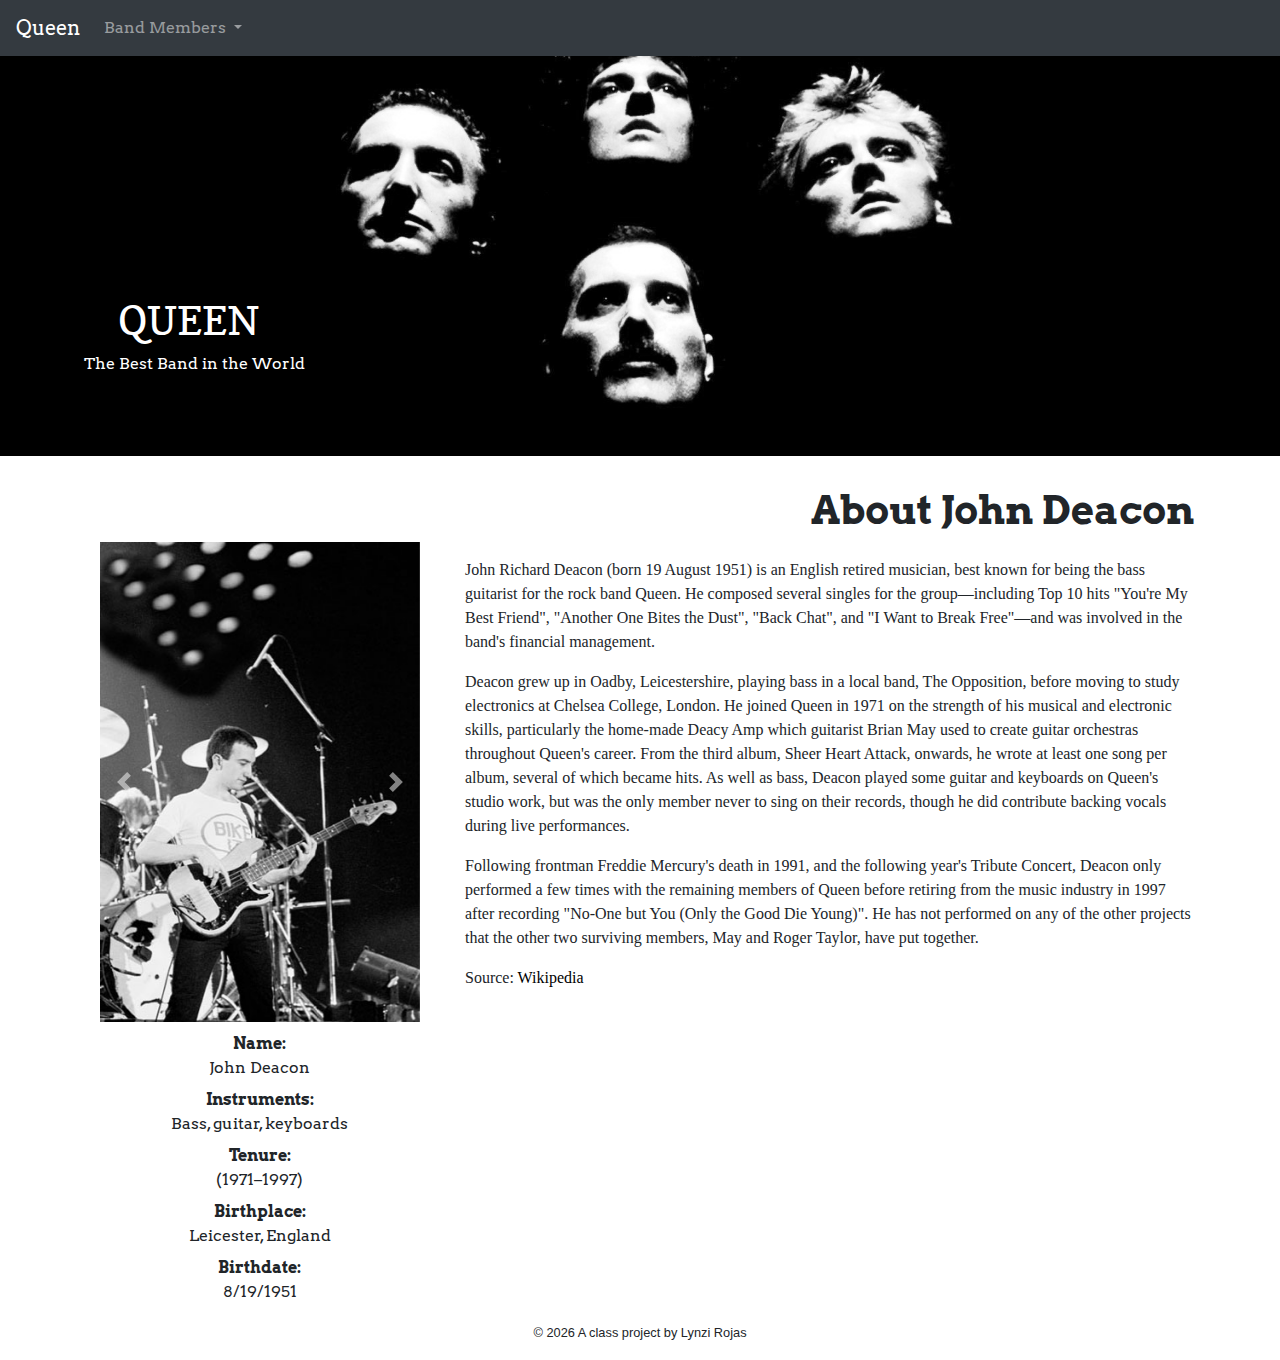
<file: docs/john-deacon.html>
<!doctype html>
<html lang="en">
<!-- A Intro to Coding for Journalists class project -->
<head>
  <title>Queen | John Deacon</title>
  <meta name="description" content="Default description">
  <meta charset="utf-8">
  <meta http-equiv="X-UA-Compatible" content="IE=edge" />
  <meta name="viewport" content="width=device-width, initial-scale=1, maximum-scale=1">
  <link rel="stylesheet" href="css/main.css">
  <link href="https://fonts.googleapis.com/css?family=Arvo" rel="stylesheet">
  <link href="https://fonts.googleapis.com/css?family=Copse" rel="stylesheet">
</head>
<body>
  <nav class="navbar navbar-expand-lg navbar-dark bg-dark">
  <a class="navbar-brand" href="index.html">Queen</a>
  <button class="navbar-toggler" type="button" data-toggle="collapse" data-target="#navbarNavDropdown" aria-controls="navbarNavDropdown" aria-expanded="false" aria-label="Toggle navigation">
    <span class="navbar-toggler-icon"></span>
  </button>
  <div class="collapse navbar-collapse" id="navbarNavDropdown">
    <ul class="navbar-nav">
      <li class="nav-item dropdown">
        <a class="nav-link dropdown-toggle" href="#" id="navbarDropdownMenuLink" role="button" data-toggle="dropdown" aria-haspopup="true" aria-expanded="false">
          Band Members
        </a>
        <div class="dropdown-menu" aria-labelledby="navbarDropdownMenuLink">
          <a class="dropdown-item" href="freddie-mercury.html">Freddie Mercury</a>
          <a class="dropdown-item" href="brian-may.html">Brian May</a>
          <a class="dropdown-item" href="roger-taylor.html">Roger Taylor</a>
          <a class="dropdown-item" href="john-deacon.html">John Deacon</a>
        </div>
      </li>
    </ul>
  </div>
</nav>


  <div class="jumbotron jumbotron-fluid banner">
  <h1>QUEEN</h1>
  <p>The Best Band in the World</p> 
</div>

  
<article class="container">
  <h1 class="detail-title">About John Deacon</h1>
  <div class="row">
    <div class="col-sm-4 biodata">
      <div class="container">
        <div id="carousel" class="carousel slide" data-ride="carousel">
          <div class="carousel-inner">
            <div class="carousel-item active">
              <img class="d-block w-100" src="assets/img/members/john-deacon-bw.jpg" alt="First slide">
            </div>
            <div class="carousel-item">
              <img class="d-block w-100" src="assets/img/members/john-deacon-color.jpg" alt="Second slide">
            </div>
          </div>
          <a class="carousel-control-prev" href="#carousel" role="button" data-slide="prev">
            <span class="carousel-control-prev-icon" aria-hidden="true"></span>
            <span class="sr-only">Previous</span>
          </a>
          <a class="carousel-control-next" href="#carousel" role="button" data-slide="next">
            <span class="carousel-control-next-icon" aria-hidden="true"></span>
            <span class="sr-only">Next</span>
          </a>
        </div>
      </div>
      <dl>
        <dt>Name:</dt>
        <dd>John Deacon</dd>
        <dt>Instruments:</dt>
        <dd>Bass, guitar, keyboards</dd>
        <dt>Tenure:</dt>
        <dd>(1971–1997)</dd>
        <dt>Birthplace:</dt>
        <dd>Leicester, England</dd>
        <dt>Birthdate:</dt>
        <dd>8/19/1951</dd>
      </dl>
    </div>
    <div class="col-sm-8 member-story">
      <p><p>John Richard Deacon (born 19 August 1951) is an English retired musician, best known for being the bass guitarist for the rock band Queen. He composed several singles for the group—including Top 10 hits "You're My Best Friend", "Another One Bites the Dust", "Back Chat", and "I Want to Break Free"—and was involved in the band's financial management.</p>
<p>Deacon grew up in Oadby, Leicestershire, playing bass in a local band, The Opposition, before moving to study electronics at Chelsea College, London. He joined Queen in 1971 on the strength of his musical and electronic skills, particularly the home-made Deacy Amp which guitarist Brian May used to create guitar orchestras throughout Queen's career. From the third album, Sheer Heart Attack, onwards, he wrote at least one song per album, several of which became hits. As well as bass, Deacon played some guitar and keyboards on Queen's studio work, but was the only member never to sing on their records, though he did contribute backing vocals during live performances.</p>
<p>Following frontman Freddie Mercury's death in 1991, and the following year's Tribute Concert, Deacon only performed a few times with the remaining members of Queen before retiring from the music industry in 1997 after recording "No-One but You (Only the Good Die Young)". He has not performed on any of the other projects that the other two surviving members, May and Roger Taylor, have put together.</p>
<p> Source: <a href="https://en.wikipedia.org/wiki/John_Deacon">Wikipedia</a></p></p>
    </div>
  </div>
</article>


  <p id="legal" class="center-block text-center">
  <small>&copy; <span class="copyright-year"></span>
  A class project by Lynzi Rojas
</p>


  <script src="js/jquery.js"></script>
  <script src="js/popper.js"></script>
  <script src="js/bootstrap.js"></script>
  <script src="js/scripts.js"></script>
</body>
</html>
</file>
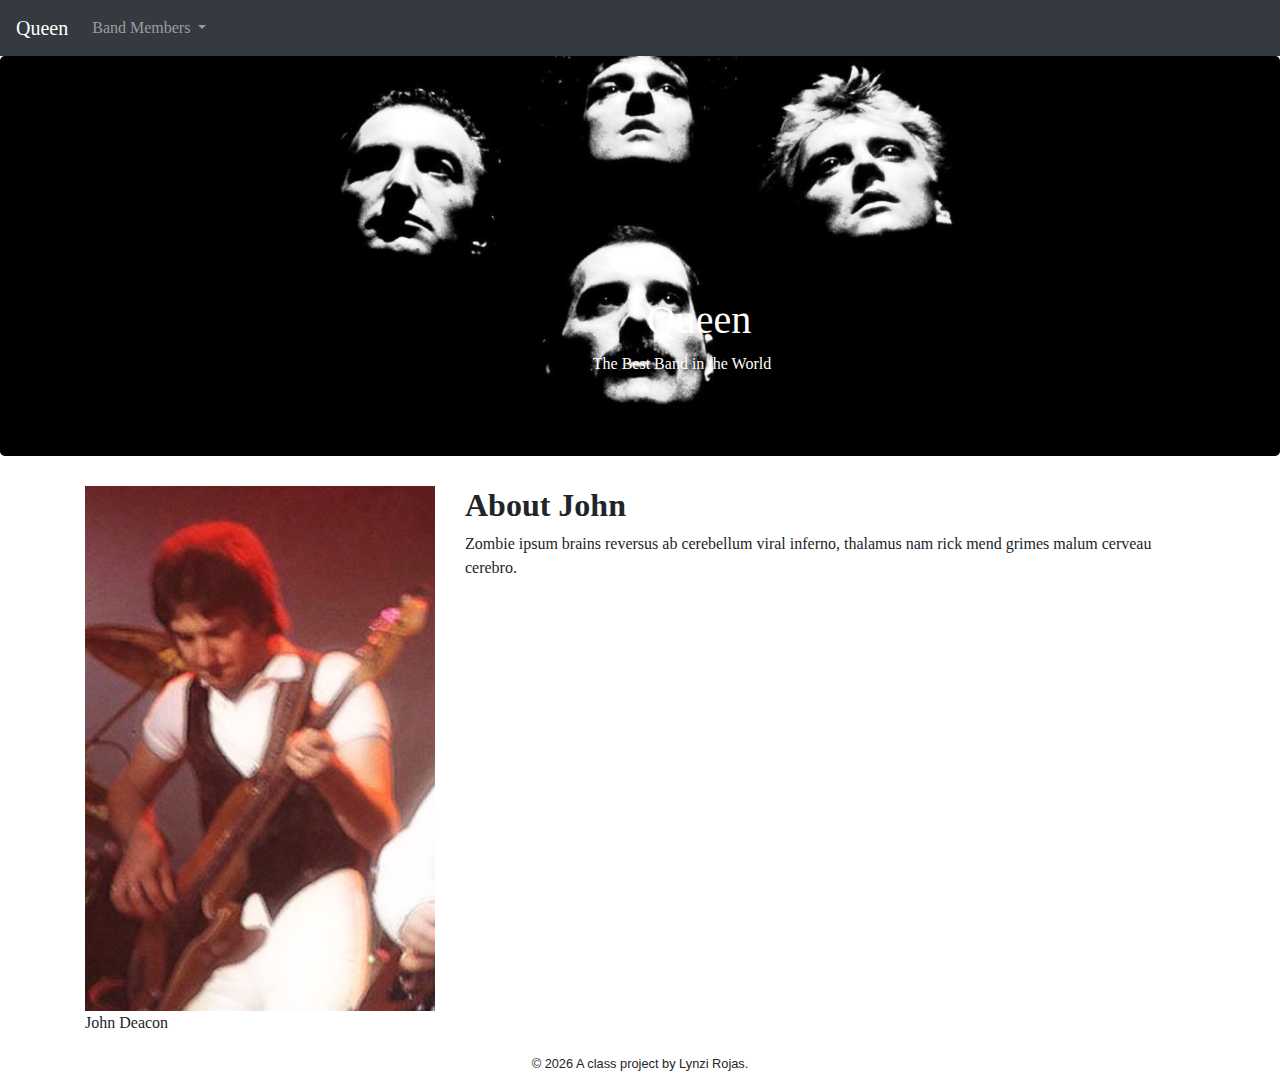
<file: docs/john.html>
<!doctype html>
<html lang="en">
<!-- A Intro to Coding for Journalists class project -->
<head>
  <title>Queen | John Deacon</title>
  <meta name="description" content="Default description">
  <meta charset="utf-8">
  <meta http-equiv="X-UA-Compatible" content="IE=edge" />
  <meta name="viewport" content="width=device-width, initial-scale=1, maximum-scale=1">
  <link rel="stylesheet" href="css/main.css">
</head>
<body>
  <nav class="navbar navbar-expand-lg navbar-dark bg-dark">
  <a class="navbar-brand" href="index.html">Queen</a>
  <button class="navbar-toggler" type="button" data-toggle="collapse" data-target="#navbarNavDropdown" aria-controls="navbarNavDropdown" aria-expanded="false" aria-label="Toggle navigation">
    <span class="navbar-toggler-icon"></span>
  </button>
  <div class="collapse navbar-collapse" id="navbarNavDropdown">
    <ul class="navbar-nav">
      <li class="nav-item dropdown">
        <a class="nav-link dropdown-toggle" href="#" id="navbarDropdownMenuLink" role="button" data-toggle="dropdown" aria-haspopup="true" aria-expanded="false">
          Band Members
        </a>
        <div class="dropdown-menu" aria-labelledby="navbarDropdownMenuLink">
          <a class="dropdown-item" href="freddie.html">Freddie Mercury</a>
          <a class="dropdown-item" href="brian.html">Brian May</a>
          <a class="dropdown-item" href="roger.html">Roger Taylor</a>
          <a class="dropdown-item" href="john.html">John Deacon</a>
        </div>
      </li>
    </ul>
  </div>
</nav>


  <div class="jumbotron banner text-center">
  <h1>Queen</h1>
  <p>The Best Band in the World</p> 
</div>

  
<article class="container">
  <div class="row">
    <div class="col-sm-4 left-rail">
      
  <img src="assets/img/members/john-deacon-color.jpg" alt="band member" class="img-fluid">
  <p>John Deacon</p>

    </div>
    <div class="col-sm-8">
      
  <h2>About John</h2>
  <p>Zombie ipsum brains reversus ab cerebellum viral inferno, thalamus nam rick mend grimes malum cerveau cerebro.</p>


    </div>
  </div>
</article>


  <p id="legal" class="center-block text-center">
  <small>&copy; <span class="copyright-year"></span>
  A class project by Lynzi Rojas.
</p>


  <script src="js/jquery.js"></script>
  <script src="js/popper.js"></script>
  <script src="js/bootstrap.js"></script>
  <script src="js/scripts.js"></script>
</body>
</html>
</file>
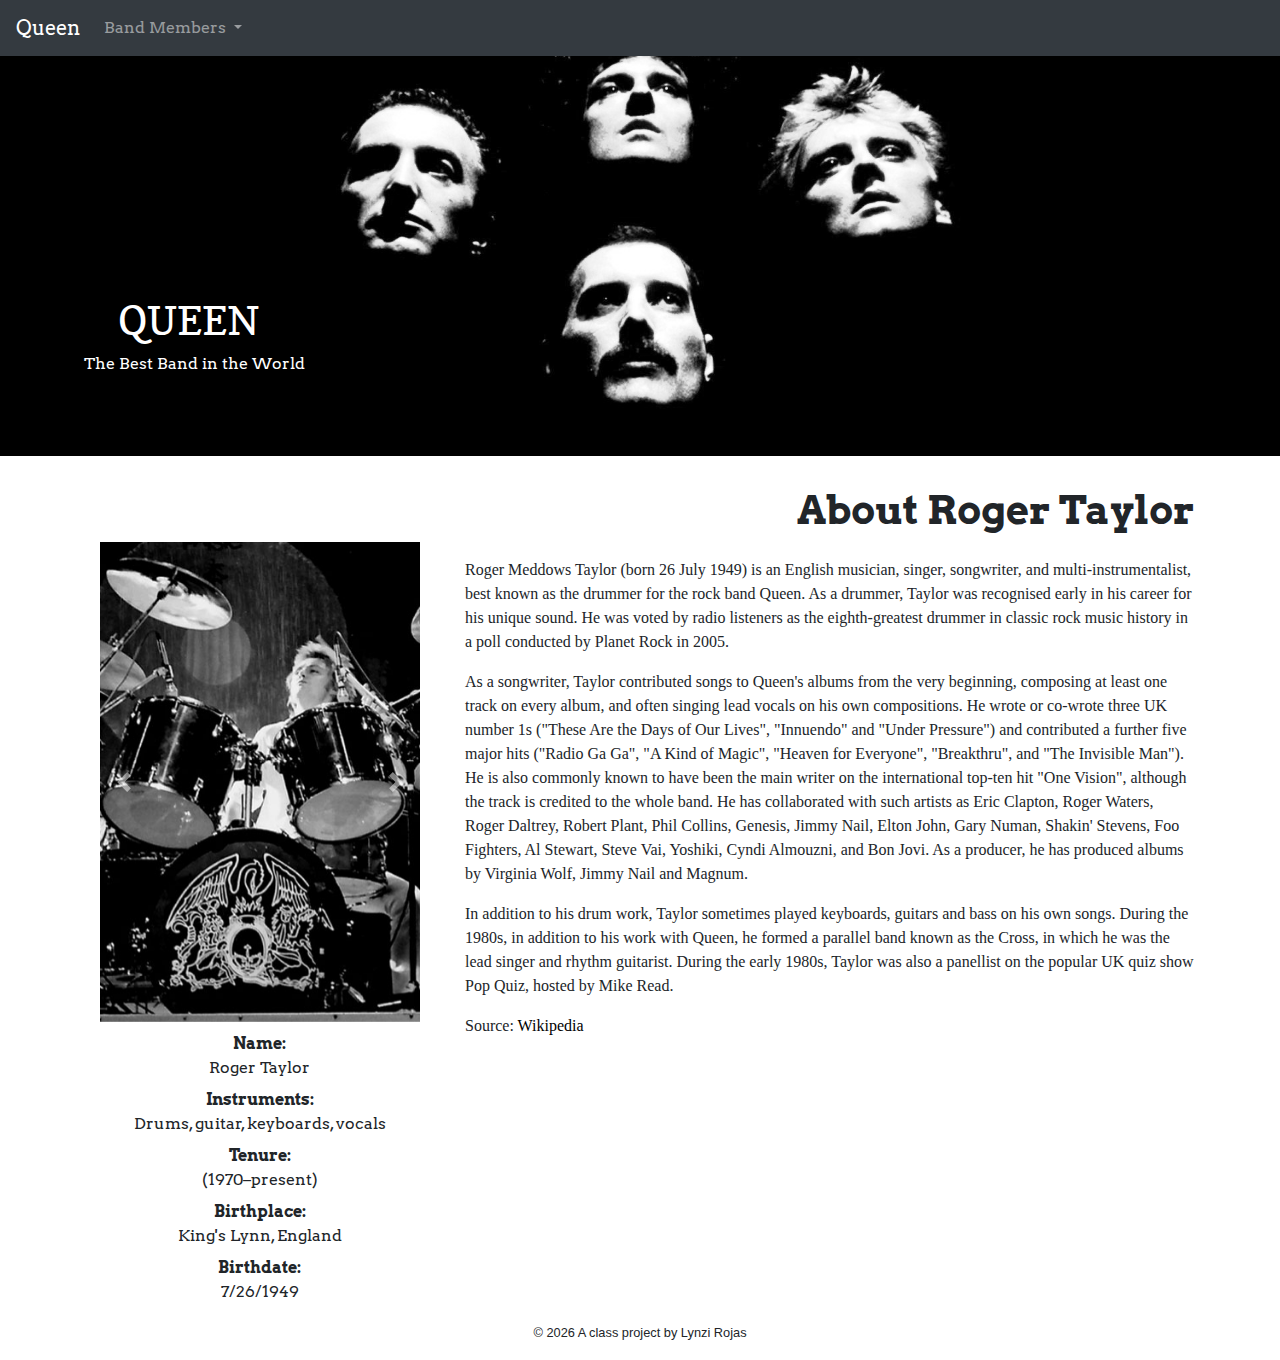
<file: docs/roger-taylor.html>
<!doctype html>
<html lang="en">
<!-- A Intro to Coding for Journalists class project -->
<head>
  <title>Queen | Roger Taylor</title>
  <meta name="description" content="Default description">
  <meta charset="utf-8">
  <meta http-equiv="X-UA-Compatible" content="IE=edge" />
  <meta name="viewport" content="width=device-width, initial-scale=1, maximum-scale=1">
  <link rel="stylesheet" href="css/main.css">
  <link href="https://fonts.googleapis.com/css?family=Arvo" rel="stylesheet">
  <link href="https://fonts.googleapis.com/css?family=Copse" rel="stylesheet">
</head>
<body>
  <nav class="navbar navbar-expand-lg navbar-dark bg-dark">
  <a class="navbar-brand" href="index.html">Queen</a>
  <button class="navbar-toggler" type="button" data-toggle="collapse" data-target="#navbarNavDropdown" aria-controls="navbarNavDropdown" aria-expanded="false" aria-label="Toggle navigation">
    <span class="navbar-toggler-icon"></span>
  </button>
  <div class="collapse navbar-collapse" id="navbarNavDropdown">
    <ul class="navbar-nav">
      <li class="nav-item dropdown">
        <a class="nav-link dropdown-toggle" href="#" id="navbarDropdownMenuLink" role="button" data-toggle="dropdown" aria-haspopup="true" aria-expanded="false">
          Band Members
        </a>
        <div class="dropdown-menu" aria-labelledby="navbarDropdownMenuLink">
          <a class="dropdown-item" href="freddie-mercury.html">Freddie Mercury</a>
          <a class="dropdown-item" href="brian-may.html">Brian May</a>
          <a class="dropdown-item" href="roger-taylor.html">Roger Taylor</a>
          <a class="dropdown-item" href="john-deacon.html">John Deacon</a>
        </div>
      </li>
    </ul>
  </div>
</nav>


  <div class="jumbotron jumbotron-fluid banner">
  <h1>QUEEN</h1>
  <p>The Best Band in the World</p> 
</div>

  
<article class="container">
  <h1 class="detail-title">About Roger Taylor</h1>
  <div class="row">
    <div class="col-sm-4 biodata">
      <div class="container">
        <div id="carousel" class="carousel slide" data-ride="carousel">
          <div class="carousel-inner">
            <div class="carousel-item active">
              <img class="d-block w-100" src="assets/img/members/roger-taylor-bw.jpg" alt="First slide">
            </div>
            <div class="carousel-item">
              <img class="d-block w-100" src="assets/img/members/roger-taylor-color.jpg" alt="Second slide">
            </div>
          </div>
          <a class="carousel-control-prev" href="#carousel" role="button" data-slide="prev">
            <span class="carousel-control-prev-icon" aria-hidden="true"></span>
            <span class="sr-only">Previous</span>
          </a>
          <a class="carousel-control-next" href="#carousel" role="button" data-slide="next">
            <span class="carousel-control-next-icon" aria-hidden="true"></span>
            <span class="sr-only">Next</span>
          </a>
        </div>
      </div>
      <dl>
        <dt>Name:</dt>
        <dd>Roger Taylor</dd>
        <dt>Instruments:</dt>
        <dd>Drums, guitar, keyboards, vocals</dd>
        <dt>Tenure:</dt>
        <dd>(1970–present)</dd>
        <dt>Birthplace:</dt>
        <dd>King&#39;s Lynn, England</dd>
        <dt>Birthdate:</dt>
        <dd>7/26/1949</dd>
      </dl>
    </div>
    <div class="col-sm-8 member-story">
      <p><p>Roger Meddows Taylor (born 26 July 1949) is an English musician, singer, songwriter, and multi-instrumentalist, best known as the drummer for the rock band Queen. As a drummer, Taylor was recognised early in his career for his unique sound. He was voted by radio listeners as the eighth-greatest drummer in classic rock music history in a poll conducted by Planet Rock in 2005.</p>
<p>As a songwriter, Taylor contributed songs to Queen's albums from the very beginning, composing at least one track on every album, and often singing lead vocals on his own compositions. He wrote or co-wrote three UK number 1s ("These Are the Days of Our Lives", "Innuendo" and "Under Pressure") and contributed a further five major hits ("Radio Ga Ga", "A Kind of Magic", "Heaven for Everyone", "Breakthru", and "The Invisible Man"). He is also commonly known to have been the main writer on the international top-ten hit "One Vision", although the track is credited to the whole band. He has collaborated with such artists as Eric Clapton, Roger Waters, Roger Daltrey, Robert Plant, Phil Collins, Genesis, Jimmy Nail, Elton John, Gary Numan, Shakin' Stevens, Foo Fighters, Al Stewart, Steve Vai, Yoshiki, Cyndi Almouzni, and Bon Jovi. As a producer, he has produced albums by Virginia Wolf, Jimmy Nail and Magnum.</p>
<p>In addition to his drum work, Taylor sometimes played keyboards, guitars and bass on his own songs. During the 1980s, in addition to his work with Queen, he formed a parallel band known as the Cross, in which he was the lead singer and rhythm guitarist. During the early 1980s, Taylor was also a panellist on the popular UK quiz show Pop Quiz, hosted by Mike Read.</p>
<p> Source: <a href="https://en.wikipedia.org/wiki/Roger_Taylor_(Queen_drummer)">Wikipedia</a></p></p>
    </div>
  </div>
</article>


  <p id="legal" class="center-block text-center">
  <small>&copy; <span class="copyright-year"></span>
  A class project by Lynzi Rojas
</p>


  <script src="js/jquery.js"></script>
  <script src="js/popper.js"></script>
  <script src="js/bootstrap.js"></script>
  <script src="js/scripts.js"></script>
</body>
</html>
</file>
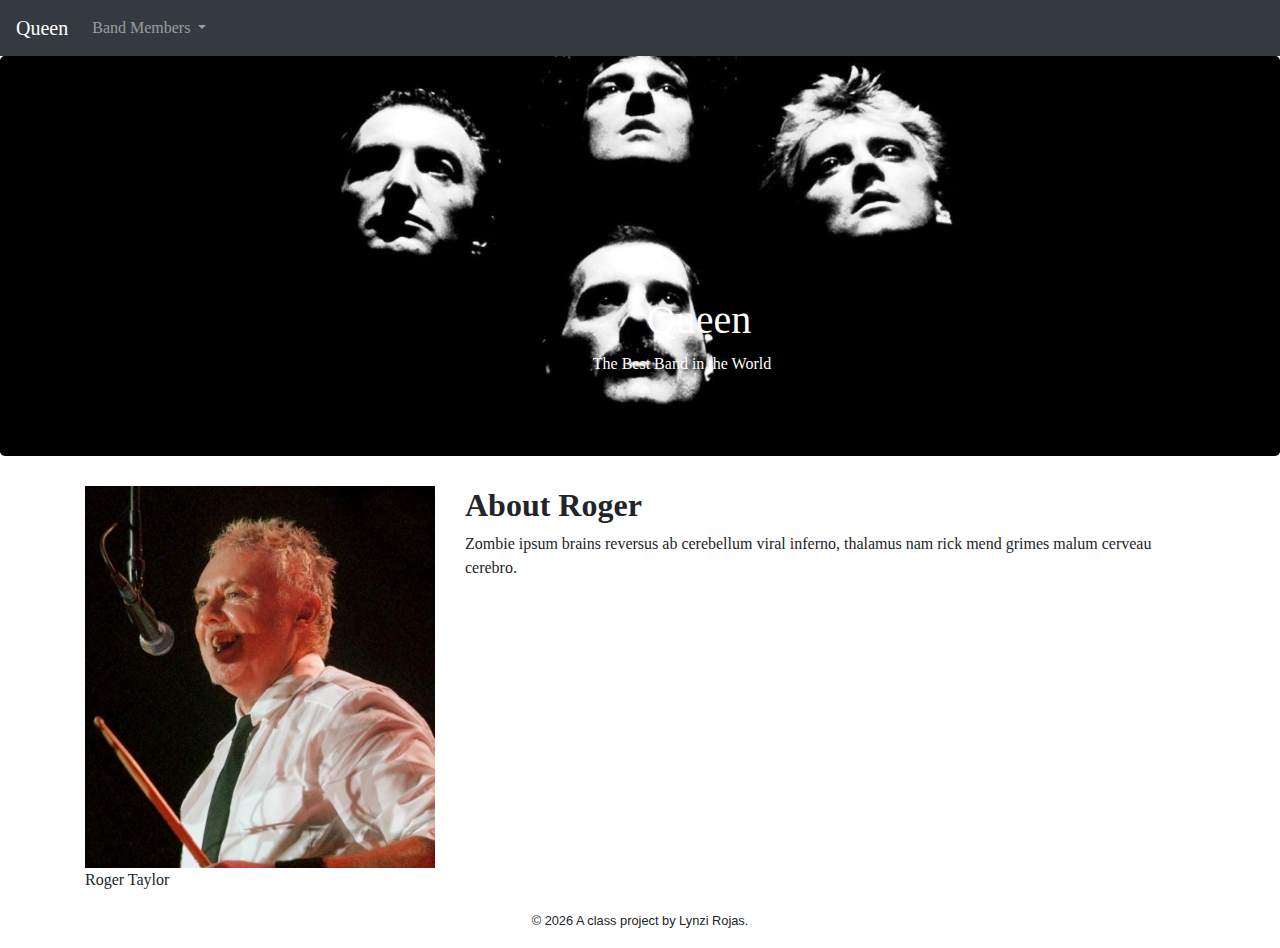
<file: docs/roger.html>
<!doctype html>
<html lang="en">
<!-- A Intro to Coding for Journalists class project -->
<head>
  <title>Queen | Roger Taylor</title>
  <meta name="description" content="Default description">
  <meta charset="utf-8">
  <meta http-equiv="X-UA-Compatible" content="IE=edge" />
  <meta name="viewport" content="width=device-width, initial-scale=1, maximum-scale=1">
  <link rel="stylesheet" href="css/main.css">
</head>
<body>
  <nav class="navbar navbar-expand-lg navbar-dark bg-dark">
  <a class="navbar-brand" href="index.html">Queen</a>
  <button class="navbar-toggler" type="button" data-toggle="collapse" data-target="#navbarNavDropdown" aria-controls="navbarNavDropdown" aria-expanded="false" aria-label="Toggle navigation">
    <span class="navbar-toggler-icon"></span>
  </button>
  <div class="collapse navbar-collapse" id="navbarNavDropdown">
    <ul class="navbar-nav">
      <li class="nav-item dropdown">
        <a class="nav-link dropdown-toggle" href="#" id="navbarDropdownMenuLink" role="button" data-toggle="dropdown" aria-haspopup="true" aria-expanded="false">
          Band Members
        </a>
        <div class="dropdown-menu" aria-labelledby="navbarDropdownMenuLink">
          <a class="dropdown-item" href="freddie.html">Freddie Mercury</a>
          <a class="dropdown-item" href="brian.html">Brian May</a>
          <a class="dropdown-item" href="roger.html">Roger Taylor</a>
          <a class="dropdown-item" href="john.html">John Deacon</a>
        </div>
      </li>
    </ul>
  </div>
</nav>


  <div class="jumbotron banner text-center">
  <h1>Queen</h1>
  <p>The Best Band in the World</p> 
</div>

  
<article class="container">
  <div class="row">
    <div class="col-sm-4 left-rail">
      
  <img src="assets/img/members/roger-taylor-color.jpg" alt="band member" class="img-fluid">
  <p>Roger Taylor</p>

    </div>
    <div class="col-sm-8">
      
  <h2>About Roger</h2>
  <p>Zombie ipsum brains reversus ab cerebellum viral inferno, thalamus nam rick mend grimes malum cerveau cerebro.</p>


    </div>
  </div>
</article>


  <p id="legal" class="center-block text-center">
  <small>&copy; <span class="copyright-year"></span>
  A class project by Lynzi Rojas.
</p>


  <script src="js/jquery.js"></script>
  <script src="js/popper.js"></script>
  <script src="js/bootstrap.js"></script>
  <script src="js/scripts.js"></script>
</body>
</html>
</file>
